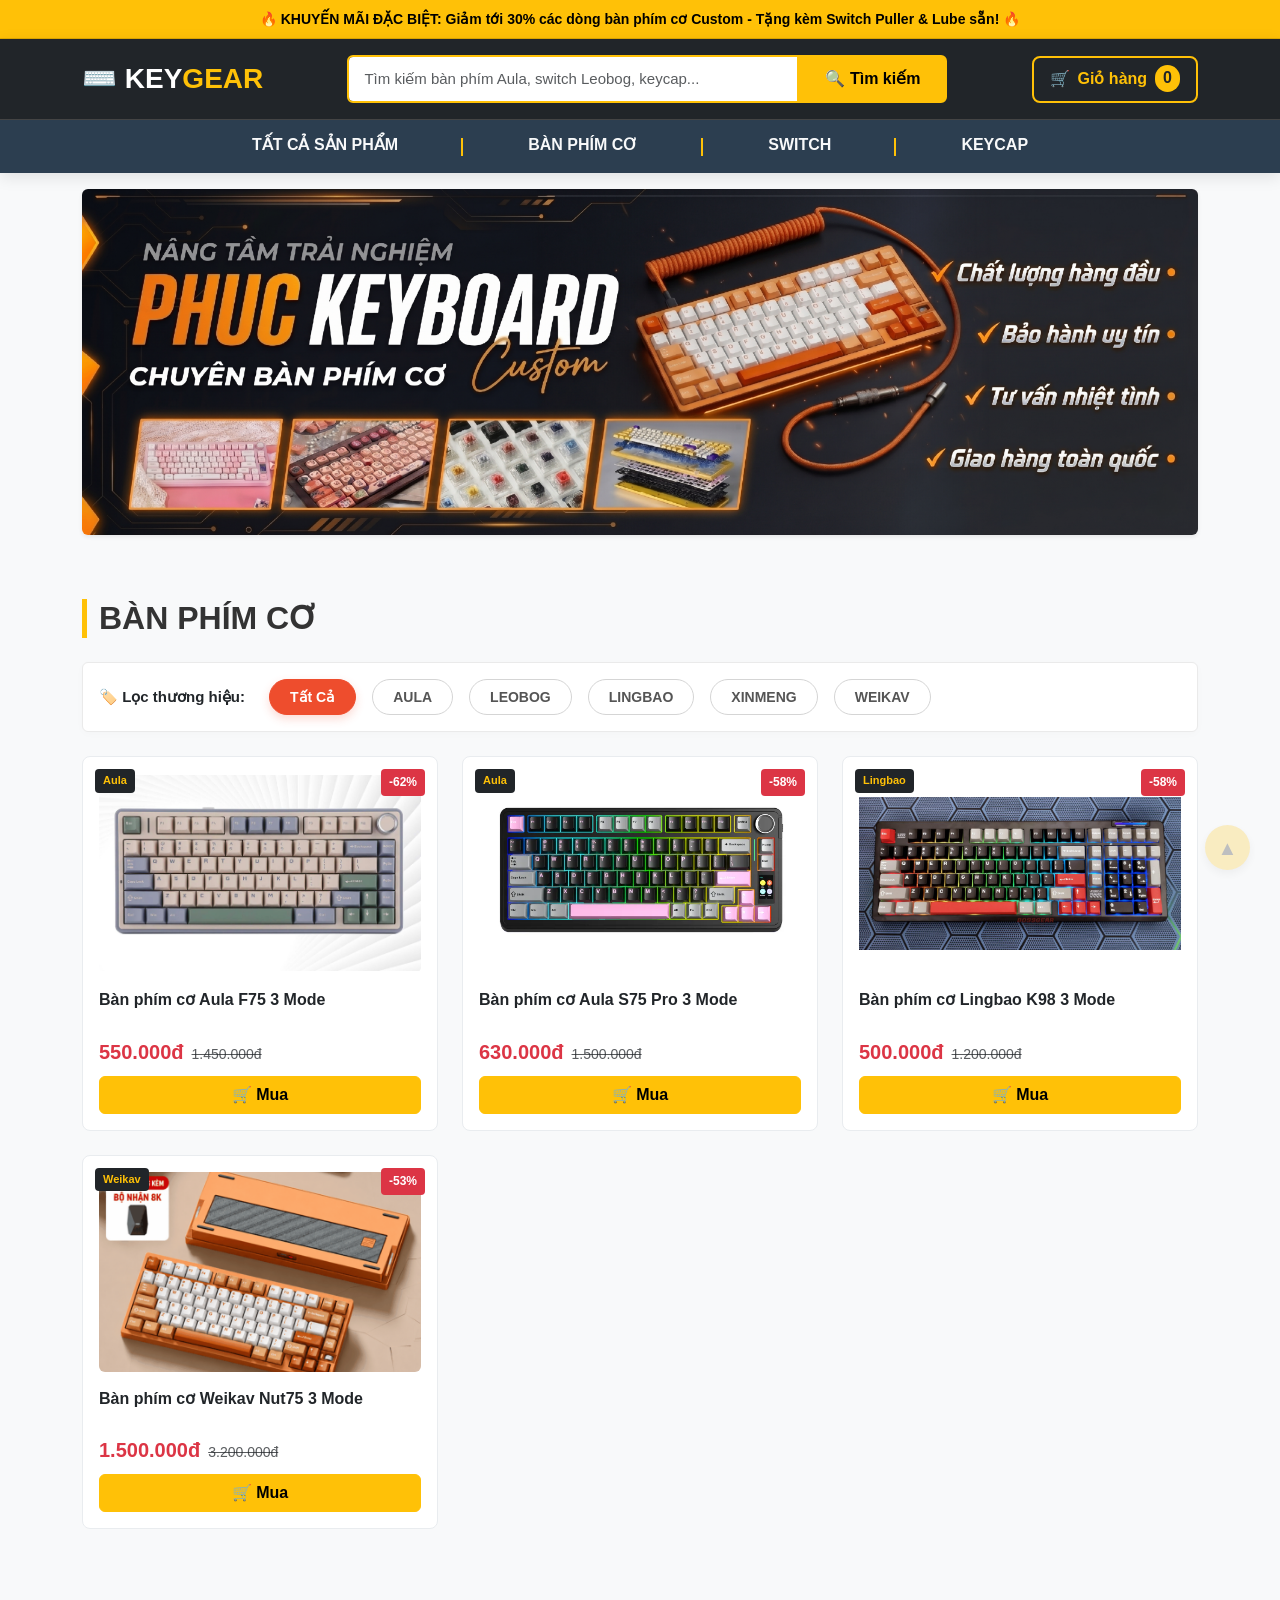
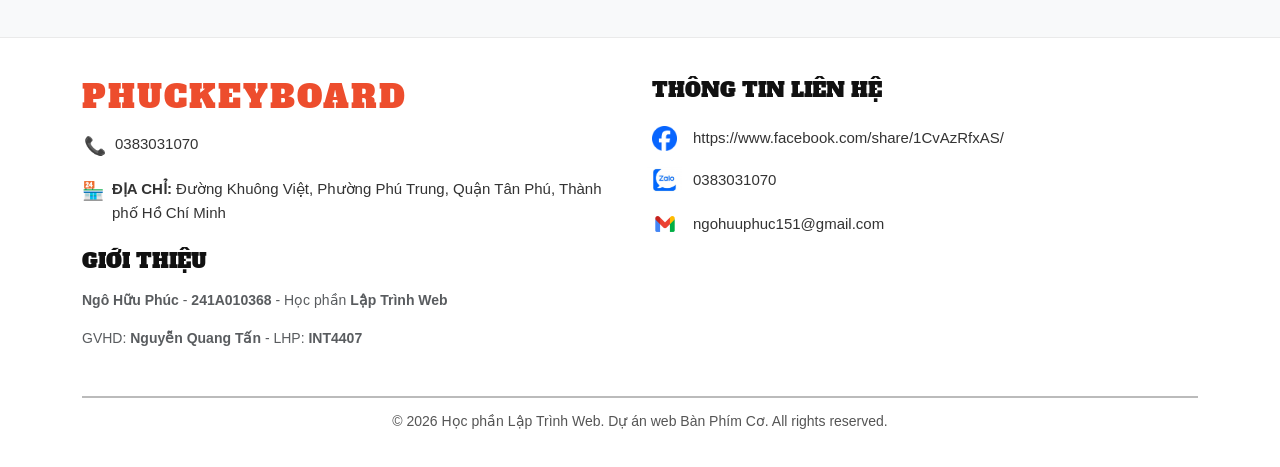
<file: demo/index.html>
<!DOCTYPE html>
<html lang="vi">
<head>
    <meta charset="UTF-8">
    <!-- Thêm thẻ này để web tự co giãn full màn hình trên điện thoại -->
    <meta name="viewport" content="width=1200">
    <title>Trang chủ - KeyGear Custom</title>
    <link href="https://cdn.jsdelivr.net/npm/bootstrap@5.3.2/dist/css/bootstrap.min.css" rel="stylesheet">
    <link rel="stylesheet" href="style.css">
</head>
<body>
    <div class="top-marquee">
        <div class="container text-center">
            🔥 KHUYẾN MÃI ĐẶC BIỆT: Giảm tới 30% các dòng bàn phím cơ Custom - Tặng kèm Switch Puller & Lube sẵn! 🔥
        </div>
    </div>

    <!-- KẾT THÚC TOP MARQUEE (Giữ nguyên thẻ div top-marquee phía trên) -->

    <!-- ================= HEADER 2 TẦNG CHUYÊN NGHIỆP ================= -->
    <div class="ecommerce-header">
        <!-- Tầng 1: Logo + Tìm kiếm + Giỏ hàng -->
        <div class="bg-dark py-3">
            <div class="container d-flex align-items-center justify-content-between gap-3 flex-wrap flex-lg-nowrap">
                
                <!-- Bên trái: Logo -->
                <a class="navbar-brand fw-bold fs-3 text-white text-decoration-none" href="index.html">
                    ⌨️ KEY<span class="text-warning">GEAR</span>
                </a>

                <!-- Ở giữa: Thanh tìm kiếm siêu to khổng lồ (Input Form) -->
                <div class="search-bar-wrapper flex-grow-1 mx-lg-4">
                    <div class="input-group">
                        <input type="text" id="txtSearch" class="form-control search-input" 
                               placeholder="Tìm kiếm bàn phím Aula, switch Leobog, keycap..." 
                               onkeyup="searchProducts()">
                        <button class="btn search-btn fw-bold" type="button" onclick="searchProducts()">
                            🔍 Tìm kiếm
                        </button>
                    </div>
                </div>

                <!-- Bên phải: Nút giỏ hàng -->
                <a href="cart.html" class="btn btn-outline-warning fw-bold fs-6 d-flex align-items-center gap-2 px-3 py-2 border-2 rounded-3 text-decoration-none">
                    🛒 <span class="d-none d-md-inline">Giỏ hàng</span> 
                    <span id="cartCount" class="badge bg-warning text-dark rounded-pill fs-6 px-2">0</span>
                </a>
            </div>
        </div>

        <!-- Tầng 2: Thanh Danh mục (Menu) -->
        <div class="sub-navbar d-none d-lg-block">
            <div class="container">
                <!-- Đổi thành justify-content-center để canh giữa toàn bộ menu -->
                <ul class="nav d-flex justify-content-center align-items-center">
                    <li class="nav-item">
                        <a class="nav-link custom-nav-link fw-bold text-uppercase fs-6" href="index.html" onclick="filterCategory('all')">Tất cả sản phẩm</a>
                    </li>
                    <li class="nav-item">
                        <a class="nav-link custom-nav-link fw-bold text-uppercase fs-6" href="index.html" onclick="filterCategory('keyboard')">Bàn phím cơ</a>
                    </li>
                    <li class="nav-item">
                        <a class="nav-link custom-nav-link fw-bold text-uppercase fs-6" href="index.html" onclick="filterCategory('switch')">Switch</a>
                    </li>
                    <li class="nav-item">
                        <a class="nav-link custom-nav-link fw-bold text-uppercase fs-6" href="index.html" onclick="filterCategory('keycap')">Keycap</a>
                    </li>
                </ul>
            </div>
        </div>
    </div>
    <!-- ================= KẾT THÚC HEADER ================= -->

    <!-- BẮT ĐẦU HEADER HERO BANNER (Giữ nguyên các thẻ bên dưới) -->

    <!-- ================= HERO BANNER BẰNG ẢNH ================= -->
    <header class="main-image-banner my-3">
        <div class="container">
            <!-- Thay tên "banner-chinh.jpg" bằng đúng tên file ảnh của bạn[cite: 254] -->
            <img src="banner.jpg" alt="Banner Khuyến Mãi KeyGear" class="img-fluid w-100 rounded shadow-sm" style="object-fit: cover;">
        </div>
    </header>
    <!-- ================= KẾT THÚC BANNER ================= -->

    <section class="py-5 container">
        <!-- Đã đổi tên và thêm ID dynamicSectionTitle để tự động đổi chữ khi bấm menu -->
        <h2 id="dynamicSectionTitle" class="section-title fw-bold mb-4">BÀN PHÍM CƠ</h2>
        
        <!-- Thanh lọc thương hiệu kiểu mới -->
        <div class="brand-filter-bar mb-4 p-3 rounded d-flex align-items-center gap-3 flex-wrap">
            <span class="fw-bold text-dark me-2" style="font-size: 15px;">🏷️ Lọc thương hiệu:</span>
            <!-- Nút Tất cả mặc định có class 'active' -->
            <button class="brand-filter-btn active" onclick="filterBrand('all', this)">Tất Cả</button>
            <button class="brand-filter-btn" onclick="filterBrand('Aula', this)">AULA</button>
            <button class="brand-filter-btn" onclick="filterBrand('Leobog', this)">LEOBOG</button>
            <button class="brand-filter-btn" onclick="filterBrand('Lingbao', this)">LINGBAO</button>
            <button class="brand-filter-btn" onclick="filterBrand('Xinmeng', this)">XINMENG</button>
            <button class="brand-filter-btn" onclick="filterBrand('Weikav', this)">WEIKAV</button>
        </div>
        
        <!-- Vùng hiển thị sản phẩm -->
        <div class="row g-4" id="productList"></div>
    </section>

    <!-- ================= FOOTER THÔNG TIN LIÊN HỆ ================= -->
    <footer class="custom-footer">
        <div class="container">
            <div class="row g-4">
                
                <!-- Cột trái: Thông tin Cửa hàng -->
                <div class="col-md-6">
                    <h2 class="footer-logo mb-3">PHUCKEYBOARD</h2>
                    <ul class="list-unstyled footer-contact-list mb-4">
                        <li class="mb-3 d-flex align-items-start">
                            <span class="footer-icon text-danger me-2">📞</span>
                            <span>0383031070</span>
                        </li>
                        <li class="mb-3 d-flex align-items-start">
                            <span class="footer-icon text-danger me-2">🏪</span>
                            <span><strong>ĐỊA CHỈ:</strong> Đường Khuông Việt, Phường Phú Trung, Quận Tân Phú, Thành phố Hồ Chí Minh</span>
                        </li>
                    </ul>
                    
                    <h5 class="footer-heading mb-3">GIỚI THIỆU</h5>
                    <p class="text-muted small" style="max-width: 90%;"><b>Ngô Hữu Phúc</b> - <b>241A010368</b> - Học phần <b>Lập Trình Web</b></p>
                    <p class="text-muted small" style="max-width: 90%;">GVHD: <b>Nguyễn Quang Tấn</b> - LHP: <b>INT4407</b></p>
                </div>

                <!-- Cột phải: Mạng xã hội & Hỗ trợ -->
                <div class="col-md-6">
                    <h5 class="footer-heading mb-4">THÔNG TIN LIÊN HỆ</h5>
                    <ul class="list-unstyled footer-contact-list">
                        <li class="mb-3 d-flex align-items-center">
                            <!-- Dùng thẻ img gọi trực tiếp file ảnh bạn vừa tải về -->
                            <span class="footer-icon me-3 d-flex align-items-center justify-content-center">
                                <img src="facebook.png" alt="Facebook" width="26" height="25">
                            </span>
                            <a href="https://www.facebook.com/share/1CvAzRfxAS/" target="_blank" class="footer-link">https://www.facebook.com/share/1CvAzRfxAS/</a>
                        </li>
                        
                        <li class="mb-3 d-flex align-items-center">
                            <span class="footer-icon me-3 d-flex align-items-center justify-content-center">
                                <img src="zalo.png" alt="Zalo" width="36" height="26">
                            </span>
                            <span>0383031070</span>
                        </li>
                        
                        <li class="mb-3 d-flex align-items-center">
                            <span class="footer-icon me-3 d-flex align-items-center justify-content-center">
                                <img src="email.png" alt="Email" width="36" height="30">
                            </span>
                            <a href="mailto:ngohuuphuc151@gmail.com" class="footer-link">ngohuuphuc151@gmail.com</a>
                        </li>
                    </ul>
                </div>
                
            </div>

            <!-- Dòng kẻ ngang phân cách -->
            <hr class="footer-divider">

            <!-- Copyright -->
            <!-- Đã đổi text-start thành text-center -->
            <div class="footer-copyright text-center">
                © 2026 Học phần Lập Trình Web. Dự án web Bàn Phím Cơ. All rights reserved.
            </div>
        </div>
    </footer>
    <!-- ================= KẾT THÚC FOOTER ================= -->

    <a href="#" id="scrollToTop" class="scroll-top-btn" style="display: flex;">▲</a>

    <script src="https://ajax.googleapis.com/ajax/libs/jquery/3.7.1/jquery.min.js"></script>
    <script src="https://cdn.jsdelivr.net/npm/bootstrap@5.3.2/dist/js/bootstrap.bundle.min.js"></script>
    <script src="script.js"></script>
</body>
</html>
</file>
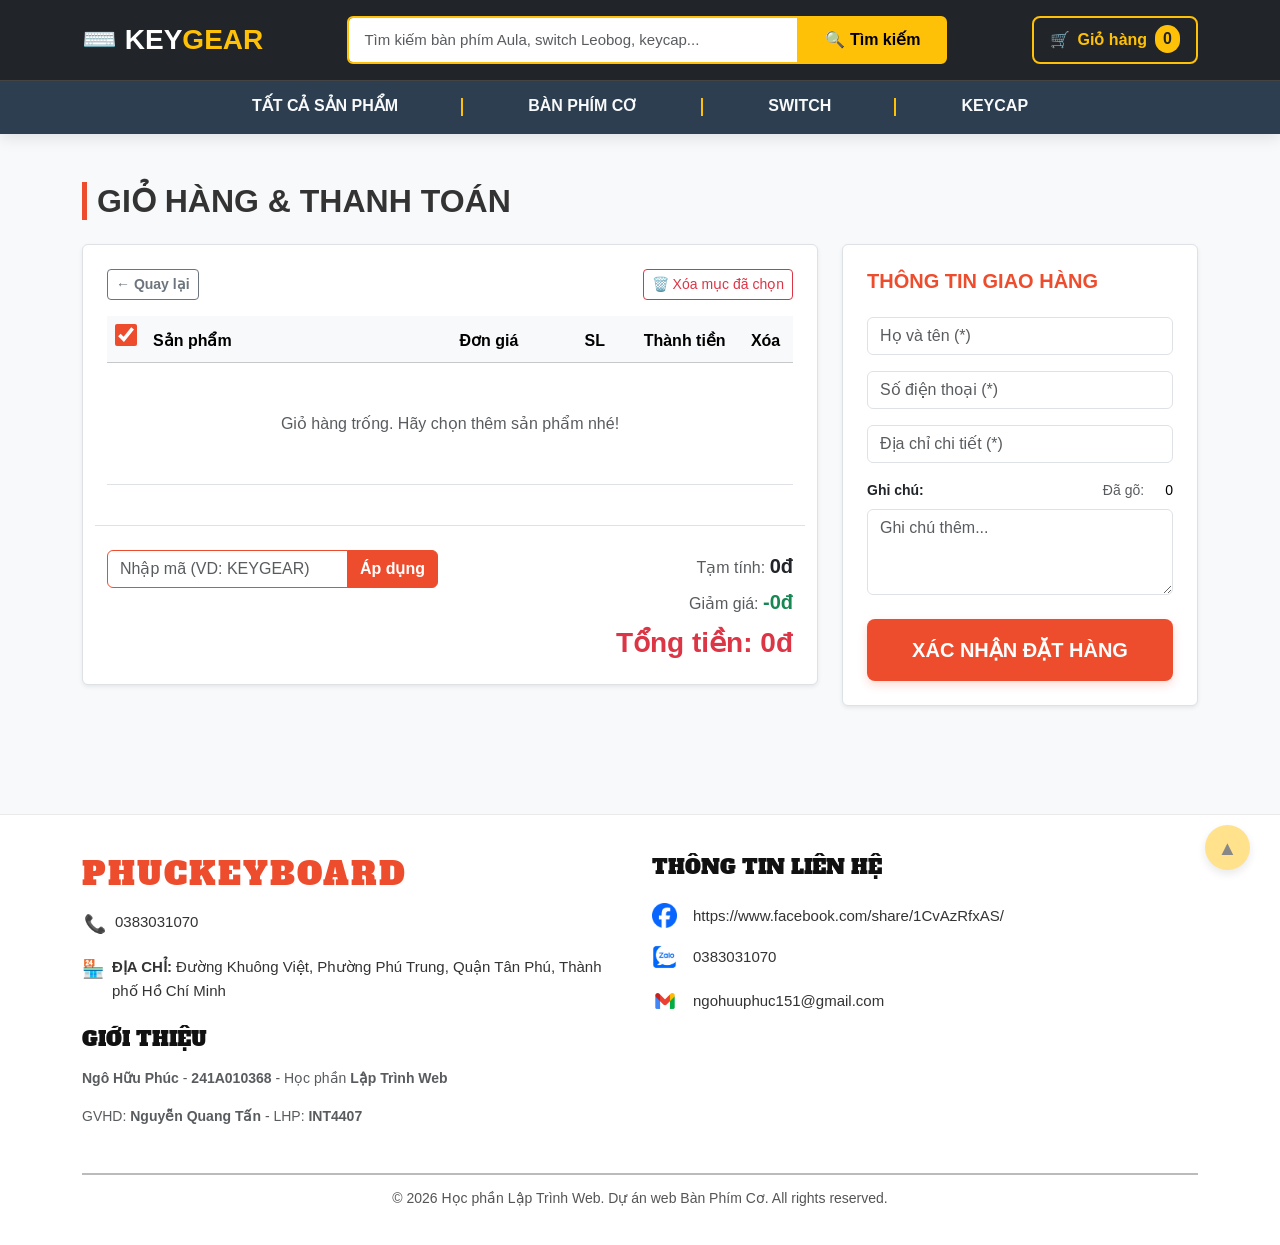
<file: demo/cart.html>
<!DOCTYPE html>
<html lang="vi">
<head>
    <meta charset="UTF-8">
    <!-- Thêm thẻ này để web tự co giãn full màn hình trên điện thoại -->
    <meta name="viewport" content="width=1200">
    <title>Trang chủ - KeyGear Custom</title>
    <link href="https://cdn.jsdelivr.net/npm/bootstrap@5.3.2/dist/css/bootstrap.min.css" rel="stylesheet">
    <link rel="stylesheet" href="style.css">
</head>
<body>
    <!-- KẾT THÚC TOP MARQUEE (Giữ nguyên thẻ div top-marquee phía trên) -->

    <!-- ================= HEADER 2 TẦNG CHUYÊN NGHIỆP ================= -->
    <div class="ecommerce-header">
        <!-- Tầng 1: Logo + Tìm kiếm + Giỏ hàng -->
        <div class="bg-dark py-3">
            <div class="container d-flex align-items-center justify-content-between gap-3 flex-wrap flex-lg-nowrap">
                
                <!-- Bên trái: Logo -->
                <a class="navbar-brand fw-bold fs-3 text-white text-decoration-none" href="index.html">
                    ⌨️ KEY<span class="text-warning">GEAR</span>
                </a>

                <!-- Ở giữa: Thanh tìm kiếm siêu to khổng lồ (Input Form) -->
                <div class="search-bar-wrapper flex-grow-1 mx-lg-4">
                    <div class="input-group">
                        <input type="text" id="txtSearch" class="form-control search-input" 
                               placeholder="Tìm kiếm bàn phím Aula, switch Leobog, keycap..." 
                               onkeyup="searchProducts()">
                        <button class="btn search-btn fw-bold" type="button" onclick="searchProducts()">
                            🔍 Tìm kiếm
                        </button>
                    </div>
                </div>

                <!-- Bên phải: Nút giỏ hàng -->
                <a href="cart.html" class="btn btn-outline-warning fw-bold fs-6 d-flex align-items-center gap-2 px-3 py-2 border-2 rounded-3 text-decoration-none">
                    🛒 <span class="d-none d-md-inline">Giỏ hàng</span> 
                    <span id="cartCount" class="badge bg-warning text-dark rounded-pill fs-6 px-2">0</span>
                </a>
            </div>
        </div>

        <!-- Tầng 2: Thanh Danh mục (Menu) -->
        <div class="sub-navbar d-none d-lg-block">
            <div class="container">
                <!-- Đổi thành justify-content-center để canh giữa toàn bộ menu -->
                <ul class="nav d-flex justify-content-center align-items-center">
                    <li class="nav-item">
                        <a class="nav-link custom-nav-link fw-bold text-uppercase fs-6" href="index.html" onclick="filterCategory('all')">Tất cả sản phẩm</a>
                    </li>
                    <li class="nav-item">
                        <a class="nav-link custom-nav-link fw-bold text-uppercase fs-6" href="index.html" onclick="filterCategory('keyboard')">Bàn phím cơ</a>
                    </li>
                    <li class="nav-item">
                        <a class="nav-link custom-nav-link fw-bold text-uppercase fs-6" href="index.html" onclick="filterCategory('switch')">Switch</a>
                    </li>
                    <li class="nav-item">
                        <a class="nav-link custom-nav-link fw-bold text-uppercase fs-6" href="index.html" onclick="filterCategory('keycap')">Keycap</a>
                    </li>
                </ul>
            </div>
        </div>
    </div>
    <!-- ================= KẾT THÚC HEADER ================= -->

    <!-- BẮT ĐẦU HEADER HERO BANNER (Giữ nguyên các thẻ bên dưới) -->

    <section class="py-5 container">
        <h2 class="section-title fw-bold mb-4" style="border-left: 5px solid #ee4d2d; padding-left: 10px;">GIỎ HÀNG & THANH TOÁN</h2>

        <div class="row g-4">
            <!-- CỘT TRÁI: BẢNG GIỎ HÀNG -->
            <div class="col-lg-8">
                <div class="bg-white p-4 rounded shadow-sm border">
                    <!-- Khu vực Nút Back và Nút Xóa -->
                    <div class="mb-3 d-flex justify-content-between align-items-center">
                        <!-- Nút Quay lại 1 trang -->
                        <a href="javascript:history.back()" class="btn btn-outline-secondary btn-sm fw-bold">
                            ← Quay lại
                        </a>
                        
                        <!-- Nút xóa mục đã chọn -->
                        <button class="btn btn-outline-danger btn-sm" onclick="removeSelected()">
                            🗑️ Xóa mục đã chọn
                        </button>
                    </div>
                    
                    <div class="table-responsive">
                        <table class="table table-hover align-middle">
                            <thead class="table-light">
                                <tr>
                                    <th class="text-center" style="width: 5%;"><input type="checkbox" class="cart-checkbox" onclick="docheckall(this.checked)" checked></th>
                                    <th style="width: 45%;">Sản phẩm</th>
                                    <th style="width: 15%;">Đơn giá</th>
                                    <th class="text-center" style="width: 12%;">SL</th>
                                    <th style="width: 15%;">Thành tiền</th>
                                    <th class="text-center" style="width: 8%;">Xóa</th>
                                </tr>
                            </thead>
                            <tbody id="cartTableBody">
                                <!-- JavaScript sẽ render sản phẩm vào đây -->
                            </tbody>
                        </table>
                    </div>

                    <!-- Khu vực Voucher & Tổng tiền -->
                    <div class="row mt-4 pt-4 border-top">
                        <div class="col-md-6 mb-3">
                                <div class="input-group">
                                    <input type="text" id="voucherCode" class="form-control" style="border-color: #ee4d2d;" placeholder="Nhập mã (VD: KEYGEAR)">
                                    <button class="btn btn-voucher" type="button" onclick="applyVoucher()">Áp dụng</button>
                                </div>
                                <small id="voucherMsg" class="mt-2 d-block"></small>
                        </div>
                        <div class="col-md-6 text-end">
                            <p class="mb-1 text-muted">Tạm tính: <span id="cartTotalTemp" class="fw-bold text-dark fs-5">0đ</span></p>
                            <p class="mb-2 text-muted">Giảm giá: <span id="cartDiscount" class="fw-bold text-success fs-5">0đ</span></p>
                            <h3 class="text-danger fw-bold mb-0 mt-2">Tổng tiền: <span id="cartTotalPrice">0đ</span></h3>
                        </div>
                    </div>
                </div>
            </div>

            <!-- CỘT PHẢI: FORM THÔNG TIN GIAO HÀNG -->
            <div class="col-lg-4">
                <div class="bg-white p-4 rounded shadow-sm border">
                    <h5 class="fw-bold mb-4" style="color: #ee4d2d;">THÔNG TIN GIAO HÀNG</h5>
                    <form name="testform" onsubmit="return validateOrder()">
                        <div class="mb-3">
                            <input type="text" name="Name" class="form-control" placeholder="Họ và tên (*)">
                        </div>
                        <div class="mb-3">
                            <input type="text" name="Phone" class="form-control" placeholder="Số điện thoại (*)">
                        </div>
                        <div class="mb-3">
                            <input type="text" name="Address" class="form-control" placeholder="Địa chỉ chi tiết (*)">
                        </div>
                        <div class="mb-3">
                            <div class="d-flex justify-content-between">
                                <label class="form-label fw-bold text-dark" style="font-size: 14px;">Ghi chú:</label>
                                <small class="text-muted">Đã gõ: <input type="text" name="SoKyTu" value="0" size="2" readonly style="border:none; text-align:right; width: 25px; outline:none; background: transparent;"></small>
                            </div>
                            <textarea name="NoiDung" class="form-control" rows="3" placeholder="Ghi chú thêm..." onkeyup="KiemTra()"></textarea>
                        </div>
                        <button type="submit" class="btn w-100 py-3 fw-bold text-white fs-5 mt-2" style="background-color: #ee4d2d; border: none; border-radius: 8px; box-shadow: 0 4px 10px rgba(238,77,45,0.2);">
                            XÁC NHẬN ĐẶT HÀNG
                        </button>
                    </form>
                </div>
            </div>
        </div>
    </section>
<!-- ================= FOOTER THÔNG TIN LIÊN HỆ ================= -->
    <footer class="custom-footer">
        <div class="container">
            <div class="row g-4">
                
                <!-- Cột trái: Thông tin Cửa hàng -->
                <div class="col-md-6">
                    <h2 class="footer-logo mb-3">PHUCKEYBOARD</h2>
                    <ul class="list-unstyled footer-contact-list mb-4">
                        <li class="mb-3 d-flex align-items-start">
                            <span class="footer-icon text-danger me-2">📞</span>
                            <span>0383031070</span>
                        </li>
                        <li class="mb-3 d-flex align-items-start">
                            <span class="footer-icon text-danger me-2">🏪</span>
                            <span><strong>ĐỊA CHỈ:</strong> Đường Khuông Việt, Phường Phú Trung, Quận Tân Phú, Thành phố Hồ Chí Minh</span>
                        </li>
                    </ul>
                    
                    <h5 class="footer-heading mb-3">GIỚI THIỆU</h5>
                    <p class="text-muted small" style="max-width: 90%;"><b>Ngô Hữu Phúc</b> - <b>241A010368</b> - Học phần <b>Lập Trình Web</b></p>
                    <p class="text-muted small" style="max-width: 90%;">GVHD: <b>Nguyễn Quang Tấn</b> - LHP: <b>INT4407</b></p>
                </div>

                <!-- Cột phải: Mạng xã hội & Hỗ trợ -->
                <div class="col-md-6">
                    <h5 class="footer-heading mb-4">THÔNG TIN LIÊN HỆ</h5>
                    <ul class="list-unstyled footer-contact-list">
                        <li class="mb-3 d-flex align-items-center">
                            <!-- Dùng thẻ img gọi trực tiếp file ảnh bạn vừa tải về -->
                            <span class="footer-icon me-3 d-flex align-items-center justify-content-center">
                                <img src="facebook.png" alt="Facebook" width="26" height="25">
                            </span>
                            <a href="https://www.facebook.com/share/1CvAzRfxAS/" target="_blank" class="footer-link">https://www.facebook.com/share/1CvAzRfxAS/</a>
                        </li>
                        
                        <li class="mb-3 d-flex align-items-center">
                            <span class="footer-icon me-3 d-flex align-items-center justify-content-center">
                                <img src="zalo.png" alt="Zalo" width="36" height="26">
                            </span>
                            <span>0383031070</span>
                        </li>
                        
                        <li class="mb-3 d-flex align-items-center">
                            <span class="footer-icon me-3 d-flex align-items-center justify-content-center">
                                <img src="email.png" alt="Email" width="36" height="30">
                            </span>
                            <a href="mailto:ngohuuphuc151@gmail.com" class="footer-link">ngohuuphuc151@gmail.com</a>
                        </li>
                    </ul>
                </div>
                
            </div>

            <!-- Dòng kẻ ngang phân cách -->
            <hr class="footer-divider">

            <!-- Copyright -->
            <!-- Đã đổi text-start thành text-center -->
            <div class="footer-copyright text-center">
                © 2026 Học phần Lập Trình Web. Dự án web Bàn Phím Cơ. All rights reserved.
            </div>
        </div>
    </footer>
    <!-- ================= KẾT THÚC FOOTER ================= -->

    <a href="#" id="scrollToTop" class="scroll-top-btn" style="display: flex;">▲</a>

    <script src="https://ajax.googleapis.com/ajax/libs/jquery/3.7.1/jquery.min.js"></script>
    <script src="https://cdn.jsdelivr.net/npm/bootstrap@5.3.2/dist/js/bootstrap.bundle.min.js"></script>
    <script src="script.js"></script>
</body>
</html>
</file>
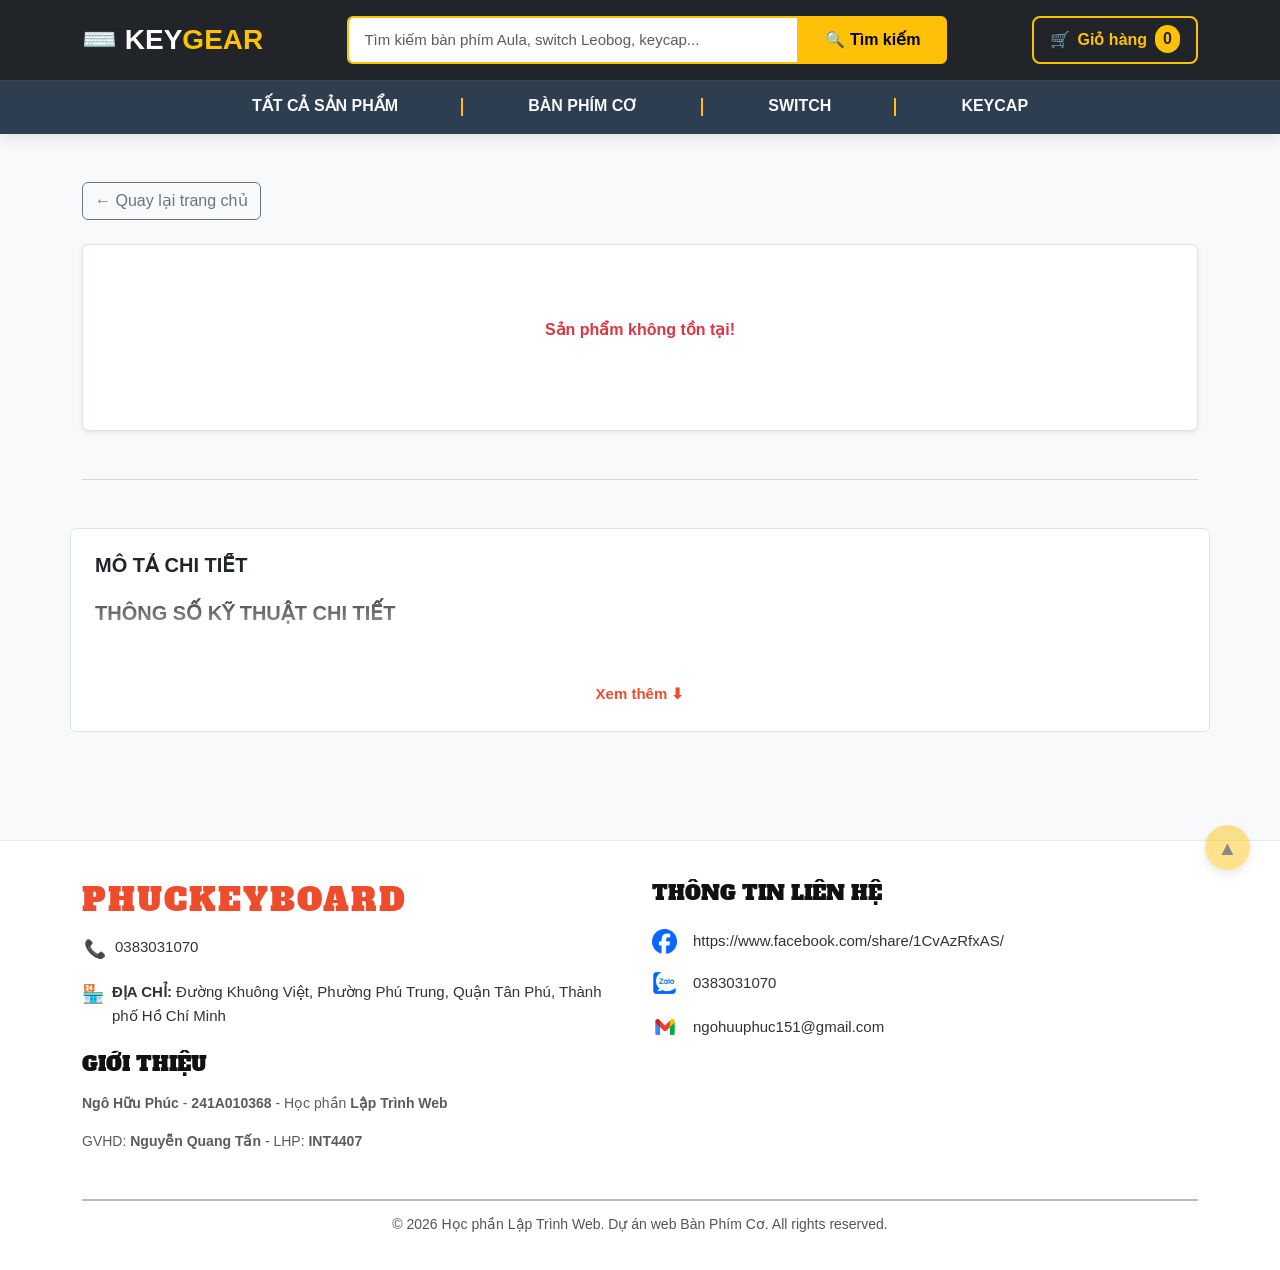
<file: demo/detail.html>
<!DOCTYPE html>
<html lang="vi">
<head>
    <meta charset="UTF-8">
    <!-- Thêm thẻ này để web tự co giãn full màn hình trên điện thoại -->
    <meta name="viewport" content="width=1200">
    <title>Trang chủ - KeyGear Custom</title>
    <link href="https://cdn.jsdelivr.net/npm/bootstrap@5.3.2/dist/css/bootstrap.min.css" rel="stylesheet">
    <link rel="stylesheet" href="style.css">
</head>
<body>
    <!-- KẾT THÚC TOP MARQUEE (Giữ nguyên thẻ div top-marquee phía trên) -->

    <!-- ================= HEADER 2 TẦNG CHUYÊN NGHIỆP ================= -->
    <div class="ecommerce-header">
        <!-- Tầng 1: Logo + Tìm kiếm + Giỏ hàng -->
        <div class="bg-dark py-3">
            <div class="container d-flex align-items-center justify-content-between gap-3 flex-wrap flex-lg-nowrap">
                
                <!-- Bên trái: Logo -->
                <a class="navbar-brand fw-bold fs-3 text-white text-decoration-none" href="index.html">
                    ⌨️ KEY<span class="text-warning">GEAR</span>
                </a>

                <!-- Ở giữa: Thanh tìm kiếm siêu to khổng lồ (Input Form) -->
                <div class="search-bar-wrapper flex-grow-1 mx-lg-4">
                    <div class="input-group">
                        <input type="text" id="txtSearch" class="form-control search-input" 
                               placeholder="Tìm kiếm bàn phím Aula, switch Leobog, keycap..." 
                               onkeyup="searchProducts()">
                        <button class="btn search-btn fw-bold" type="button" onclick="searchProducts()">
                            🔍 Tìm kiếm
                        </button>
                    </div>
                </div>

                <!-- Bên phải: Nút giỏ hàng -->
                <a href="cart.html" class="btn btn-outline-warning fw-bold fs-6 d-flex align-items-center gap-2 px-3 py-2 border-2 rounded-3 text-decoration-none">
                    🛒 <span class="d-none d-md-inline">Giỏ hàng</span> 
                    <span id="cartCount" class="badge bg-warning text-dark rounded-pill fs-6 px-2">0</span>
                </a>
            </div>
        </div>

        <!-- Tầng 2: Thanh Danh mục (Menu) -->
        <div class="sub-navbar d-none d-lg-block">
            <div class="container">
                <!-- Đổi thành justify-content-center để canh giữa toàn bộ menu -->
                <ul class="nav d-flex justify-content-center align-items-center">
                    <li class="nav-item">
                        <a class="nav-link custom-nav-link fw-bold text-uppercase fs-6" href="index.html" onclick="filterCategory('all')">Tất cả sản phẩm</a>
                    </li>
                    <li class="nav-item">
                        <a class="nav-link custom-nav-link fw-bold text-uppercase fs-6" href="index.html" onclick="filterCategory('keyboard')">Bàn phím cơ</a>
                    </li>
                    <li class="nav-item">
                        <a class="nav-link custom-nav-link fw-bold text-uppercase fs-6" href="index.html" onclick="filterCategory('switch')">Switch</a>
                    </li>
                    <li class="nav-item">
                        <a class="nav-link custom-nav-link fw-bold text-uppercase fs-6" href="index.html" onclick="filterCategory('keycap')">Keycap</a>
                    </li>
                </ul>
            </div>
        </div>
    </div>
    <!-- ================= KẾT THÚC HEADER ================= -->

    <!-- BẮT ĐẦU HEADER HERO BANNER (Giữ nguyên các thẻ bên dưới) -->

    <section class="py-5 container">
        <a href="index.html" class="btn btn-outline-secondary mb-4">← Quay lại trang chủ</a>
        
        <div class="detail-box p-4 rounded shadow-sm bg-white">
            <div class="row g-4">
                <!-- Cột trái: Hình ảnh -->
                <div class="col-md-5">
                    <div class="main-img-wrap mb-3 text-center border rounded">
                        <img id="detailMainImg" src="" alt="Sản phẩm lớn" class="img-fluid p-2">
                    </div>
                    <div class="d-flex justify-content-start gap-2 flex-wrap" id="detailThumbnails"></div>
                </div>

                <!-- Cột phải: Đặt hàng -->
                <div class="col-md-7">
                    <h4 id="detailTitle" class="fw-normal text-dark mb-3 lh-base" style="font-size: 20px;">Tên SP</h4>
                    
                    <!-- Khối Giá tiền nền xám -->
                    <div class="price-box p-3 mb-4 rounded" style="background-color: #fafafa;">
                        <span id="detailPrice" class="fs-2 fw-bold text-danger me-3">0đ</span>
                        <span id="detailOldPrice" class="text-muted text-decoration-line-through fs-5">0đ</span>
                    </div>
                    
                    <!-- Box Phân loại -->
                    <div id="variantSelection" class="mb-4">
                        <div class="mb-3 d-flex align-items-start">
                            <span class="text-secondary me-3 mt-2" style="width: 80px;">Mẫu:</span>
                            <div id="modelOptions" class="d-flex flex-wrap gap-2 flex-grow-1"></div>
                        </div>
                        <div class="d-flex align-items-start">
                            <span class="text-secondary me-3 mt-2" style="width: 80px;">Kiểu mod:</span>
                            <div id="switchOptions" class="d-flex flex-wrap gap-2 flex-grow-1"></div>
                        </div>
                    </div>

                    <!-- Chọn số lượng (Đã fix lỗi lặp chữ) -->
                    <!-- Chọn số lượng (Đã fix lỗi lặp chữ) -->
                    <div class="mb-4 d-flex align-items-center">
                        <span class="text-secondary me-3" style="width: 80px;">Số lượng:</span>
                        <div class="qty-wrapper">
                            <button class="qty-btn" type="button" onclick="changeDetailQty(-1)">−</button>
                            <input type="number" id="detailQty" class="qty-input" value="1" min="1" readonly>
                            <button class="qty-btn" type="button" onclick="changeDetailQty(1)">+</button>
                        </div>
                        <!-- THÊM DÒNG NÀY: Nơi hiển thị trạng thái tồn kho -->
                        <span id="stockStatus" class="ms-4 fw-bold fst-italic" style="color: #f57c00; font-size: 15px;"></span>
                    </div>

                    <!-- Khu vực nút hành động -->
                    <!-- 1. Trạng thái bình thường (Còn hàng) -->
                    <div id="actionButtonsNormal" class="d-flex gap-3 mt-4">
                        <button class="btn btn-add-cart w-50 py-3 fw-bold fs-5" onclick="addToCart(false)">Thêm giỏ hàng</button>
                        <button class="btn btn-buy-now w-50 py-3 fw-bold fs-5 text-white" onclick="addToCart(true)">Mua ngay</button>
                    </div>
                    
                    <!-- 2. Trạng thái Hết hàng (Đang ẩn bằng class d-none) -->
                    <div id="actionButtonsOutStock" class="d-flex gap-3 mt-4 d-none">
                        <button class="btn btn-secondary w-100 py-3 fw-bold fs-5 text-uppercase" disabled style="cursor: not-allowed; background-color: #ccc; border: none; color: #666;">
                            Đã hết hàng
                        </button>
                    </div>
                    </div>
                    
                </div>
            </div>

            <!-- Dòng kẻ ngang phân cách -->
            <!-- Dòng kẻ ngang phân cách -->
            <hr class="my-5 border-secondary">

            <!-- ================= CẬP NHẬT MỚI: MÔ TẢ, BẢNG THÔNG SỐ & HASHTAG ================= -->
            <div class="row">
                <div class="col-12 bg-white p-4 rounded border">
                    
                    <!-- Khối bọc nội dung có giới hạn chiều cao (content-wrapper) -->
                    <div id="detailContentBox" class="content-wrapper text-dark">
                        
                        <h5 class="fw-bold mb-3 text-uppercase">Mô tả chi tiết</h5>
                        <p id="detailDesc" class="lh-lg mb-4"></p>
                        
                        <h5 class="fw-bold mb-3 text-uppercase">Thông số kỹ thuật chi tiết</h5>
                        <!-- Bảng HTML kẻ ô chi tiết -->
                        <table class="table table-bordered table-striped" style="max-width: 800px;">
                            <tbody id="detailSpecsTable">
                                <!-- JS sẽ tự động đổ các dòng thông số vào đây -->
                            </tbody>
                        </table>

                        <!-- Khu vực Hashtag -->
                        <p id="detailHashtags" class="mt-4 mb-2 text-primary" style="word-wrap: break-word;"></p>
                        
                        <!-- Lớp sương mù che mờ (CSS gradient) -->
                        <div class="content-overlay"></div>
                    </div>

                    <!-- Nút bấm ẩn/hiện nội dung (JS onclick) -->
                    <div class="text-center mt-3">
                        <button id="btnToggleContent" class="btn-toggle-content" onclick="toggleDetailContent()">
                            Xem thêm ⬇
                        </button>
                    </div>

                </div>
            </div>
            <!-- ================= KẾT THÚC CẬP NHẬT ================= -->
            
        </div>
    </section>
<!-- ================= FOOTER THÔNG TIN LIÊN HỆ ================= -->
    <footer class="custom-footer">
        <div class="container">
            <div class="row g-4">
                
                <!-- Cột trái: Thông tin Cửa hàng -->
                <div class="col-md-6">
                    <h2 class="footer-logo mb-3">PHUCKEYBOARD</h2>
                    <ul class="list-unstyled footer-contact-list mb-4">
                        <li class="mb-3 d-flex align-items-start">
                            <span class="footer-icon text-danger me-2">📞</span>
                            <span>0383031070</span>
                        </li>
                        <li class="mb-3 d-flex align-items-start">
                            <span class="footer-icon text-danger me-2">🏪</span>
                            <span><strong>ĐỊA CHỈ:</strong> Đường Khuông Việt, Phường Phú Trung, Quận Tân Phú, Thành phố Hồ Chí Minh</span>
                        </li>
                    </ul>
                    
                    <h5 class="footer-heading mb-3">GIỚI THIỆU</h5>
                    <p class="text-muted small" style="max-width: 90%;"><b>Ngô Hữu Phúc</b> - <b>241A010368</b> - Học phần <b>Lập Trình Web</b></p>
                    <p class="text-muted small" style="max-width: 90%;">GVHD: <b>Nguyễn Quang Tấn</b> - LHP: <b>INT4407</b></p>
                </div>

                <!-- Cột phải: Mạng xã hội & Hỗ trợ -->
                <div class="col-md-6">
                    <h5 class="footer-heading mb-4">THÔNG TIN LIÊN HỆ</h5>
                    <ul class="list-unstyled footer-contact-list">
                        <li class="mb-3 d-flex align-items-center">
                            <!-- Dùng thẻ img gọi trực tiếp file ảnh bạn vừa tải về -->
                            <span class="footer-icon me-3 d-flex align-items-center justify-content-center">
                                <img src="facebook.png" alt="Facebook" width="26" height="25">
                            </span>
                            <a href="https://www.facebook.com/share/1CvAzRfxAS/" target="_blank" class="footer-link">https://www.facebook.com/share/1CvAzRfxAS/</a>
                        </li>
                        
                        <li class="mb-3 d-flex align-items-center">
                            <span class="footer-icon me-3 d-flex align-items-center justify-content-center">
                                <img src="zalo.png" alt="Zalo" width="36" height="26">
                            </span>
                            <span>0383031070</span>
                        </li>
                        
                        <li class="mb-3 d-flex align-items-center">
                            <span class="footer-icon me-3 d-flex align-items-center justify-content-center">
                                <img src="email.png" alt="Email" width="36" height="30">
                            </span>
                            <a href="mailto:ngohuuphuc151@gmail.com" class="footer-link">ngohuuphuc151@gmail.com</a>
                        </li>
                    </ul>
                </div>
                
            </div>

            <!-- Dòng kẻ ngang phân cách -->
            <hr class="footer-divider">

            <!-- Copyright -->
            <!-- Đã đổi text-start thành text-center -->
            <div class="footer-copyright text-center">
                © 2026 Học phần Lập Trình Web. Dự án web Bàn Phím Cơ. All rights reserved.
            </div>
        </div>
    </footer>
    <!-- ================= KẾT THÚC FOOTER ================= -->

    <a href="#" id="scrollToTop" class="scroll-top-btn" style="display: flex;">▲</a>

    <script src="https://ajax.googleapis.com/ajax/libs/jquery/3.7.1/jquery.min.js"></script>
    <script src="https://cdn.jsdelivr.net/npm/bootstrap@5.3.2/dist/js/bootstrap.bundle.min.js"></script>
    <script src="script.js"></script>
</body>
</html>
</file>
<file: demo/style.css>
@import url('https://fonts.googleapis.com/css2?family=Alfa+Slab+One&display=swap');
* { margin: 0; padding: 0; box-sizing: border-box; }
body { font-family: 'Segoe UI', Arial, sans-serif; line-height: 1.6; background-color: #f8f9fa; color: #333; }

/* Header & Banner */
.top-marquee { background-color: #ffc107; color: #000; padding: 8px 0; font-size: 14px; font-weight: bold; border-bottom: 1px solid #e0a800; }
.sticky-header { position: sticky; top: 0; z-index: 1000; box-shadow: 0 2px 10px rgba(0,0,0,0.1); }
/* Đã sửa màu nền Banner để chữ màu trắng nổi bật */
.section-title { border-left: 5px solid #ffc107; padding-left: 12px; }
.brand-filter-bar { background-color: #fff; border: 1px solid #dee2e6; box-shadow: 0 1px 3px rgba(0,0,0,0.05); }

/* Product Card */
.product-card { background-color: #fff; border: 1px solid #e9ecef; border-radius: 8px; padding: 16px; height: 100%; position: relative; transition: all 0.3s ease; display: flex; flex-direction: column; justify-content: space-between; }
.product-card:hover { transform: translateY(-5px); box-shadow: 0 10px 20px rgba(0,0,0,0.08); border-color: #ffc107; }
.discount-badge { position: absolute; top: 12px; right: 12px; background-color: #dc3545; color: #fff; font-weight: bold; font-size: 12px; padding: 4px 8px; border-radius: 4px; z-index: 2; }
.brand-tag { position: absolute; top: 12px; left: 12px; background-color: #212529; color: #ffc107; font-weight: bold; font-size: 11px; padding: 3px 8px; border-radius: 4px; z-index: 2; }
.product-img-wrapper { height: 200px; overflow: hidden; border-radius: 6px; margin-bottom: 16px; background-color: #fff; display: flex; align-items: center; justify-content: center; }
.product-img-wrapper img { width: 100%; height: 100%; object-fit: contain; cursor: pointer; transition: transform 0.3s ease; }
.product-card:hover .product-img-wrapper img { transform: scale(1.05); }
.product-title { font-size: 16px; font-weight: 700; line-height: 1.4; margin-bottom: 8px; cursor: pointer; }
.product-title:hover { color: #ff5722; }

/* Detail Box & Cart */
.detail-box, .cart-box, .order-box { background-color: #fff; border: 1px solid #dee2e6; }
.main-img-wrap { height: 380px; background-color: #fff; border: 1px solid #dee2e6; border-radius: 8px; overflow: hidden; display: flex; align-items: center; justify-content: center; padding: 10px; }
.main-img-wrap img { max-height: 100%; width: 100%; object-fit: contain; }
.thumb-img { width: 70px; height: 70px; object-fit: cover; border: 2px solid #ddd; border-radius: 6px; cursor: pointer; opacity: 0.6; transition: all 0.2s; }
.thumb-img:hover, .thumb-img.active { border-color: #ff5722; opacity: 1; transform: scale(1.05); }

/* Giao diện nút chọn Phân loại (Mẫu, Switch) */
/* =========================================================
   Giao diện nút chọn Phân loại (Mẫu, Switch) chuẩn Shopee
   ========================================================= */
.variant-btn { 
    border: 1px solid #ced4da; 
    background: #fff; 
    /* Đã tăng padding-left lên 24px để chừa chỗ cho dấu check */
    padding: 8px 16px 8px 24px; 
    border-radius: 4px; /* Bo góc nhẹ hơn giống ảnh mẫu */
    cursor: pointer; 
    font-size: 14px; 
    font-weight: 500; 
    color: #495057; 
    transition: all 0.2s ease; 
    position: relative; 
    overflow: hidden; 
}
.variant-btn:hover { 
    border-color: #ee4d2d; 
    color: #ee4d2d; 
    background: #fff; 
}
.variant-btn.active { 
    border-color: #ee4d2d; 
    color: #ee4d2d; 
    background: #fff; 
}
/* Tinh chỉnh lại mảng tam giác chứa dấu check góc trái */
/* =========================================================
   Giao diện nút chọn Phân loại chuẩn
   ========================================================= */
.variant-btn { 
    border: 1px solid #e0e0e0; 
    background: #fff; 
    padding: 8px 16px; 
    border-radius: 4px; 
    cursor: pointer; 
    font-size: 14px; 
    color: #333; 
    transition: all 0.2s ease; 
    position: relative; 
    /* Bỏ overflow: hidden để ::before có thể hiển thị tự do nếu cần */
}
.variant-btn:hover { 
    border-color: #ee4d2d; 
    color: #ee4d2d; 
}
.variant-btn.active { 
    border-color: #ee4d2d; 
    color: #ee4d2d; 
}

/* Tạo mảng tam giác màu cam ở góc bằng clip-path */
.variant-btn.active::before { 
    content: '✓'; 
    position: absolute; 
    bottom: 0; 
    right: 0; 
    width: 20px; 
    height: 20px; 
    background-color: #ee4d2d; 
    color: white; 
    font-size: 10px;
    line-height: 25px; /* Căn chỉnh vị trí dọc của dấu ✓ */
    text-align: right; 
    padding-right: 2px; /* Căn chỉnh vị trí ngang của dấu ✓ */
    clip-path: polygon(100% 0, 100% 100%, 0 100%); /* Cắt thành tam giác */
}

/* =========================================================
   Trạng thái nút Phân loại ĐÃ HẾT HÀNG (Màu xám)
   ========================================================= */
.variant-btn.out-of-stock {
    background-color: #f5f5f5;
    color: #b5b5b5;
    border-color: #e0e0e0;
}

.variant-btn.out-of-stock:hover {
    background-color: #ebebeb;
    color: #a0a0a0;
    border-color: #d6d6d6;
}

/* Đổi màu dấu check thành xám nếu cố tình bấm chọn mẫu hết hàng */
.variant-btn.out-of-stock.active {
    border-color: #b5b5b5;
    color: #888;
}
.variant-btn.out-of-stock.active::before {
    background-color: #b5b5b5;
}

/* Nút Cuộn */
.scroll-top-btn { position: fixed; bottom: 30px; right: 30px; background-color: #ffc107; color: #000; width: 45px; height: 45px; border-radius: 50%; display: none; align-items: center; justify-content: center; font-weight: bold; font-size: 20px; box-shadow: 0 4px 10px rgba(0,0,0,0.2); z-index: 1050; text-decoration: none; }
.scroll-top-btn:hover { background-color: #e0a800; color: #000; }

/* Custom Header E-commerce Style */
.ecommerce-header { position: sticky; top: 0; z-index: 1000; box-shadow: 0 4px 15px rgba(0,0,0,0.1); }
.search-bar-wrapper { max-width: 600px; width: 100%; margin: 0 auto; }
.search-input { border: 2px solid #ffc107; border-radius: 6px 0 0 6px !important; padding: 10px 15px; font-size: 15px; }
.search-input:focus { box-shadow: none; border-color: #e0a800; }
.search-btn { border-radius: 0 6px 6px 0 !important; padding: 10px 25px; background-color: #ffc107; color: #000; border: 2px solid #ffc107; }
.search-btn:hover { background-color: #e0a800; border-color: #e0a800; }

/* Sub-navbar (Thanh danh mục) */
.sub-navbar { background-color: #2c3e50; border-top: 1px solid #444; }

/* Chỉnh lại padding để khoảng cách chữ gần lại vừa phải */
.custom-nav-link { 
    color: #f8f9fa; 
    font-weight: 600; 
    /* Đổi 35px thành 65px. Đây là khoảng cách khoảng trắng 2 bên của mỗi chữ */
    padding: 12px 65px; 
    transition: all 0.2s ease; 
    border-bottom: 3px solid transparent; 
}
/* Chỉnh lại padding để dãn khoảng cách các chữ ra vừa chạm 2 vạch đỏ của bạn */
.custom-nav-link:hover, .custom-nav-link.active { 
    color: #ffc107; 
    background-color: rgba(255, 255, 255, 0.05); 
    padding: 12px 75px;
    transition: all 0.2s ease;
    border-bottom: 3px solid #ffc107; 
}

/* Tạo vạch ngăn cách màu vàng giữa các ô */
.nav-item {
    position: relative;
}
/* Áp dụng vạch cho tất cả thẻ li TRỪ thẻ cuối cùng */
.nav-item:not(:last-child)::after {
    content: '';
    position: absolute;
    right: 0;
    top: 50%;
    transform: translateY(-50%); /* Căn vạch nằm chính giữa chiều dọc */
    height: 18px; /* Chiều dài của vạch */
    width: 2px; /* Độ dày của vạch */
    background-color: #ffc107; /* Màu vàng */
}
/* Custom Buttons trong trang Chi tiết */
.btn-add-cart {
    background-color: #ffefe8;
    color: #ee4d2d;
    border: 1px solid #ee4d2d;
    transition: background-color 0.2s;
}
.btn-add-cart:hover {
    background-color: #ffe6db;
    color: #ee4d2d;
}

.btn-buy-now {
    background-color: #ee4d2d;
    border: 1px solid #ee4d2d;
    transition: background-color 0.2s;
}
.btn-buy-now:hover {
    background-color: #d73211;
}

/* Đảm bảo ảnh Thumbnail canh trái giống yêu cầu */
#detailThumbnails {
    justify-content: flex-start !important;
    padding: 0 5px;
}
/* =========================================================
   HIỆU ỨNG THU GỌN / XEM THÊM NỘI DUNG (Bài 3 - Box Model)
   ========================================================= */
.content-wrapper {
    position: relative;
    max-height: 250px; /* Chiều cao mặc định khi bị thu gọn */
    overflow: hidden;
    transition: max-height 0.4s ease-in-out;
}

.content-wrapper.expanded {
    max-height: 2000px; /* Mở rộng hết cỡ khi bấm nút */
}

/* Lớp sương mù che mờ chữ phía dưới */
.content-overlay {
    position: absolute;
    bottom: 0;
    left: 0;
    width: 100%;
    height: 80px;
    background: linear-gradient(to bottom, rgba(255, 255, 255, 0), rgba(255, 255, 255, 1));
    pointer-events: none;
    transition: opacity 0.3s ease;
}

/* Ẩn sương mù khi mở rộng */
.content-wrapper.expanded .content-overlay {
    opacity: 0;
}

.btn-toggle-content {
    background: none;
    border: none;
    color: #ee4d2d;
    font-weight: bold;
    cursor: pointer;
    font-size: 15px;
}
.btn-toggle-content:hover { text-decoration: underline; }

/* =========================================================
   Tùy chỉnh khu vực chọn Số lượng (Input + Buttons)
   ========================================================= */
.qty-wrapper {
    display: flex;
    align-items: center;
    border: 1px solid #e0e0e0;
    border-radius: 4px;
    width: fit-content;
}

.qty-btn {
    background: #fff;
    border: none;
    color: #888;
    font-size: 18px;
    width: 32px;
    height: 32px;
    display: flex;
    align-items: center;
    justify-content: center;
    cursor: pointer;
    transition: color 0.2s;
}

.qty-btn:hover {
    color: #ee4d2d;
}

.qty-input {
    width: 40px;
    height: 32px;
    border: none;
    border-left: 1px solid #e0e0e0;
    border-right: 1px solid #e0e0e0;
    text-align: center;
    font-size: 14px;
    color: #333;
    outline: none;
    /* Xóa mũi tên tăng giảm mặc định của input type="number" */
    -mo-animation: textfield; 
}

.qty-input::-webkit-outer-spin-button,
.qty-input::-webkit-inner-spin-button {
    -webkit-appearance: none;
    margin: 0;
}
/* =========================================================
   Thanh Lọc Thương Hiệu Hiện Đại (Pill UI)
   ========================================================= */
.brand-filter-bar {
    background-color: #ffffff;
    border: 1px solid #eaeaea;
    box-shadow: 0 2px 8px rgba(0,0,0,0.02);
}

.brand-filter-btn {
    background-color: #fff;
    border: 1px solid #d5d5d5;
    border-radius: 20px; /* Bo tròn hoàn toàn tạo hình viên thuốc */
    padding: 6px 20px;
    font-size: 14px;
    font-weight: 600;
    color: #555;
    cursor: pointer;
    transition: all 0.2s ease-in-out;
    outline: none;
}

.brand-filter-btn:hover {
    border-color: #ee4d2d;
    color: #ee4d2d;
}

/* Trạng thái khi nút đang được chọn (Sáng lên) */
.brand-filter-btn.active {
    background-color: #ee4d2d;
    border-color: #ee4d2d;
    color: #fff;
    box-shadow: 0 4px 10px rgba(238, 77, 45, 0.2); /* Đổ bóng màu cam nhẹ */
}
/* =========================================================
   Giao diện Footer Thông Tin Liên Hệ
   ========================================================= */
.custom-footer {
    background-color: #ffffff;
    border-top: 1px solid #eaeaea;
    color: #333;
    margin-top: 60px;
    padding-top: 40px;
    padding-bottom: 20px;
}

/* Tiêu đề Logo to, dày, màu cam */
.footer-logo {
    font-family: 'Alfa Slab One', Impact, sans-serif; /* Sử dụng phông Google mới tải */
    font-weight: normal; /* Phông này bản chất đã cực kỳ dày rồi nên để normal */
    color: #ed4d2d; 
    font-size: 32px;
    letter-spacing: 2px; /* Tăng khoảng cách chữ cho giống ảnh */
    text-transform: uppercase;
}

/* Tiêu đề các cột chữ dày, màu đen */
.footer-heading {
    font-family: 'Alfa Slab One', Impact, sans-serif;
    font-weight: normal;
    font-size: 20px;
    text-transform: uppercase;
    color: #111;
}

.footer-contact-list {
    font-size: 15px;
    line-height: 1.6;
}

.footer-icon {
    font-size: 18px;
    display: inline-block;
    width: 25px;
    text-align: center;
}

.footer-link {
    color: #333;
    text-decoration: none;
    transition: color 0.2s;
}

.footer-link:hover {
    color: #ed4d2d;
}

/* Đường kẻ ngang phân cách */
.footer-divider {
    border-top: 2px solid #bbb; /* Tăng độ dày lên 2px và dùng màu xám đậm hơn */
    opacity: 1; /* Xóa hiệu ứng mờ mặc định của thẻ hr */
    margin-top: 30px;
    margin-bottom: 12px; /* Giảm khoảng cách này (từ 20px xuống 12px) để chữ xích lên trên */
}

/* Chữ bản quyền cuối trang */
.footer-copyright {
    font-size: 14px;
    color: #555;
    text-align: center; /* Ép căn giữa bằng CSS cho chắc chắn */
    padding-bottom: 15px; /* Thêm tí đệm ở dưới cùng cho web dễ thở */
}

/* =========================================================
   Tùy chỉnh Giao diện Giỏ hàng (Màu Cam Gaming)
   ========================================================= */
/* Phóng to và đổi màu Checkbox mặc định */
.cart-checkbox {
    width: 22px;
    height: 22px;
    accent-color: #ee4d2d; /* Chuyển màu xanh mặc định thành Cam */
    cursor: pointer;
}

/* Nút Áp dụng Voucher */
.btn-voucher {
    background-color: #ee4d2d;
    color: white;
    border: 1px solid #ee4d2d;
    font-weight: bold;
    transition: 0.2s;
}
.btn-voucher:hover {
    background-color: #d73211;
    color: white;
}

/* Hộp viền đứt đoạn cho khu vực Voucher */
.voucher-box {
    border: 2px dashed #ee4d2d;
    background-color: #fff9f7;
    padding: 15px;
    border-radius: 8px;
}
</file>
